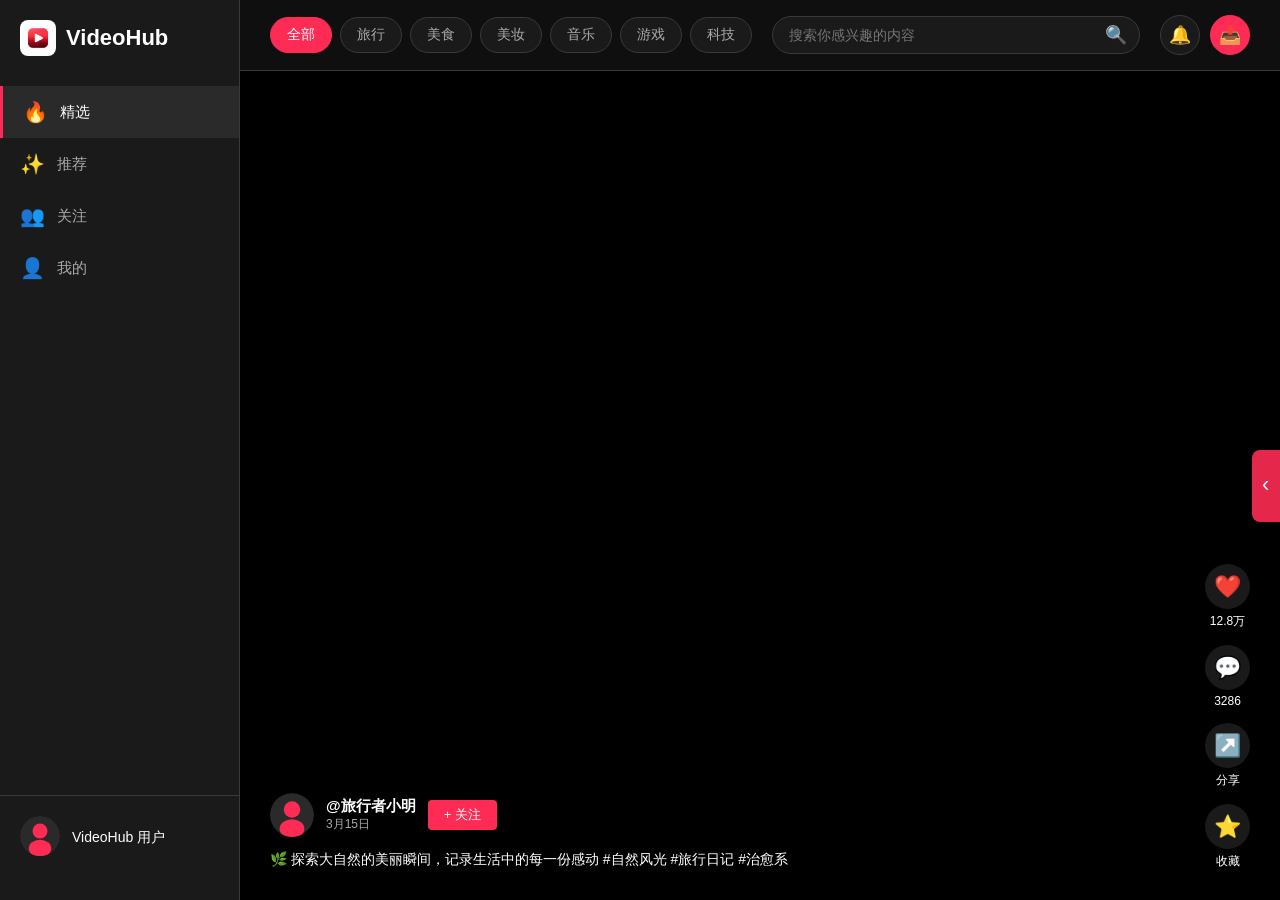
<file: index.html>
<!DOCTYPE html>
<html lang="zh-CN">
<head>
    <meta charset="UTF-8">
    <meta name="viewport" content="width=device-width, initial-scale=1.0">
    <title>VideoHub - 短视频平台</title>
    <link rel="stylesheet" href="css/style.css">
    <link rel="icon" href="assets/logo.jpg" type="image/svg+xml">
</head>
<body>
    <!-- 手机端：三杆菜单按钮 + 侧边栏遮罩 -->
    <button class="menu-toggle" id="menuToggle" aria-label="菜单">☰</button>
    <div class="sidebar-overlay" id="sidebarOverlay"></div>

    <!-- 左侧导航栏 -->
    <aside class="sidebar" id="sidebar">
        <div class="logo">
            <img src="assets/logo.jpg" alt="VideoHub Logo" style="border-radius: 8px; height: 36px;">
            <span>VideoHub</span>
        </div>

        <nav class="nav-menu">
            <a href="index.html" class="nav-item active" data-page="home">
                <span class="icon">🔥</span>
                <span>精选</span>
            </a>
            <a href="index.html" class="nav-item" data-page="recommend">
                <span class="icon">✨</span>
                <span>推荐</span>
            </a>
            <a href="following.html" class="nav-item" data-page="following">
                <span class="icon">👥</span>
                <span>关注</span>
            </a>
            <a href="profile.html" class="nav-item" data-page="profile">
                <span class="icon">👤</span>
                <span>我的</span>
            </a>
        </nav>

        <div class="user-section">
            <div class="user-avatar">
                <img src="assets/avatar.svg" alt="User">
            </div>
            <span class="username">登录</span>
        </div>
    </aside>

    <!-- 主内容区 -->
    <main class="main-content">
        <!-- 顶部搜索栏 -->
        <header class="top-header">
            <div class="category-tabs">
                <button class="tab-btn active" data-category="all">全部</button>
                <button class="tab-btn" data-category="travel">旅行</button>
                <button class="tab-btn" data-category="food">美食</button>
                <button class="tab-btn" data-category="beauty">美妆</button>
                <button class="tab-btn" data-category="music">音乐</button>
                <button class="tab-btn" data-category="game">游戏</button>
                <button class="tab-btn" data-category="tech">科技</button>
            </div>

            <div class="search-box">
                <input type="text" placeholder="搜索你感兴趣的内容" id="searchInput">
                <button class="search-btn">🔍</button>
            </div>

            <div class="header-actions">
                <button class="action-btn" title="通知">🔔</button>
                <button class="action-btn upload-btn" title="上传">📤</button>
            </div>
        </header>

        <!-- 视频内容区 -->
        <div class="video-container">
            <!-- 主播放视频 -->
            <div class="main-video-player">
                <video id="mainVideo" class="video-element" autoplay loop muted playsinline>
                    <source src="assets/videos/nature.mp4" type="video/mp4">
                </video>

                <!-- 视频中央暂停指示器（抖音风，半透明）-->
                <div class="center-play-indicator" id="centerPlayIndicator">▶</div>

                <!-- 手机端右上音量浮层 -->
                <div class="mobile-volume-bar" id="mobileVolumeBar">
                    <button class="control-btn mobile-volume-btn" id="mobileVolumeBtn">🔇</button>
                    <input type="range" class="volume-slider mobile-volume-slider" id="mobileVolumeSlider" min="0" max="100" value="100" aria-label="音量">
                </div>

                <!-- 视频信息覆盖层 -->
                <div class="video-overlay">
                    <div class="video-info">
                        <div class="author-info">
                            <img src="assets/avatar.svg" alt="Author" class="author-avatar">
                            <div class="author-details">
                                <span class="author-name">@旅行者小明</span>
                                <span class="publish-date">3月15日</span>
                            </div>
                            <button class="follow-btn">+ 关注</button>
                        </div>
                        <div class="video-description">
                            <p>🌿 探索大自然的美丽瞬间，记录生活中的每一份感动 #自然风光 #旅行日记 #治愈系</p>
                        </div>
                    </div>

                    <!-- 互动按钮 -->
                    <div class="interaction-panel">
                        <button class="interaction-btn like-btn" data-video-id="1">
                            <span class="icon">❤️</span>
                            <span class="count">12.8万</span>
                        </button>
                        <button class="interaction-btn comment-btn" data-video-id="1">
                            <span class="icon">💬</span>
                            <span class="count">3286</span>
                        </button>
                        <button class="interaction-btn share-btn" data-video-id="1">
                            <span class="icon">↗️</span>
                            <span class="count">分享</span>
                        </button>
                        <button class="interaction-btn collect-btn" data-video-id="1">
                            <span class="icon">⭐</span>
                            <span class="count">收藏</span>
                        </button>
                    </div>
                </div>

                <!-- 播放控制 -->
                <div class="video-controls">
                    <div class="progress-bar">
                        <div class="progress-fill"></div>
                    </div>
                    <div class="control-buttons">
                        <button class="control-btn play-pause">⏸️</button>
                        <div class="volume-group">
                            <button class="control-btn volume">🔇</button>
                            <input type="range" class="volume-slider" id="volumeSlider" min="0" max="100" value="100" aria-label="音量">
                        </div>
                        <span class="time-display">01:25 / 03:00</span>
                        <button class="control-btn fullscreen">⛶</button>
                    </div>
                </div>

                <!-- 推荐视频 展开/收起 按钮 -->
                <button class="toggle-video-list" id="toggleVideoList" aria-label="推荐视频" title="推荐视频">
                    <span class="toggle-icon">›</span>
                    <span class="toggle-tooltip">推荐视频</span>
                </button>
            </div>

            <!-- 右侧视频列表 -->
            <div class="video-list">
                <h3 class="list-title">推荐视频</h3>
                <div class="video-grid" id="videoGrid">
                    <!-- 视频卡片将由JS动态生成 -->
                </div>
            </div>
        </div>
    </main>

    <!-- 评论弹窗 -->
    <div class="modal" id="commentModal">
        <div class="modal-content comment-modal">
            <div class="modal-header">
                <h3>评论 (3286)</h3>
                <button class="close-modal">&times;</button>
            </div>
            <div class="comments-list" id="commentsList">
                <!-- 评论将由JS动态生成 -->
            </div>
            <div class="comment-input-section">
                <textarea placeholder="写下你的评论..." id="commentInput"></textarea>
                <button class="send-comment-btn" id="sendCommentBtn">发送</button>
            </div>
        </div>
    </div>

    <!-- 分享弹窗 -->
    <div class="modal" id="shareModal">
        <div class="modal-content share-modal">
            <div class="modal-header">
                <h3>分享视频</h3>
                <button class="close-modal">&times;</button>
            </div>
            <div class="share-options">
                <button class="share-option">📱 微信</button>
                <button class="share-option">🐦 微博</button>
                <button class="share-option">📋 QQ</button>
                <button class="share-option">🔗 复制链接</button>
            </div>
        </div>
    </div>

    <!-- 上传弹窗 -->
    <div class="modal" id="uploadModal">
        <div class="modal-content upload-modal">
            <div class="modal-header">
                <h3>上传视频</h3>
                <button class="close-modal">&times;</button>
            </div>
            <div class="upload-area" id="uploadArea">
                <div class="upload-icon">📹</div>
                <p>点击或拖拽视频到此处上传</p>
                <small>支持 MP4, MOV 格式，最大 500MB</small>
            </div>
            <div class="upload-form">
                <input type="text" placeholder="视频标题" id="videoTitle">
                <textarea placeholder="视频描述" id="videoDesc" rows="3"></textarea>
                <button class="upload-submit-btn">发布视频</button>
            </div>
        </div>
    </div>

    <script src="js/storage.js"></script>
    <script src="js/app.js"></script>
</body>
</html>
</file>
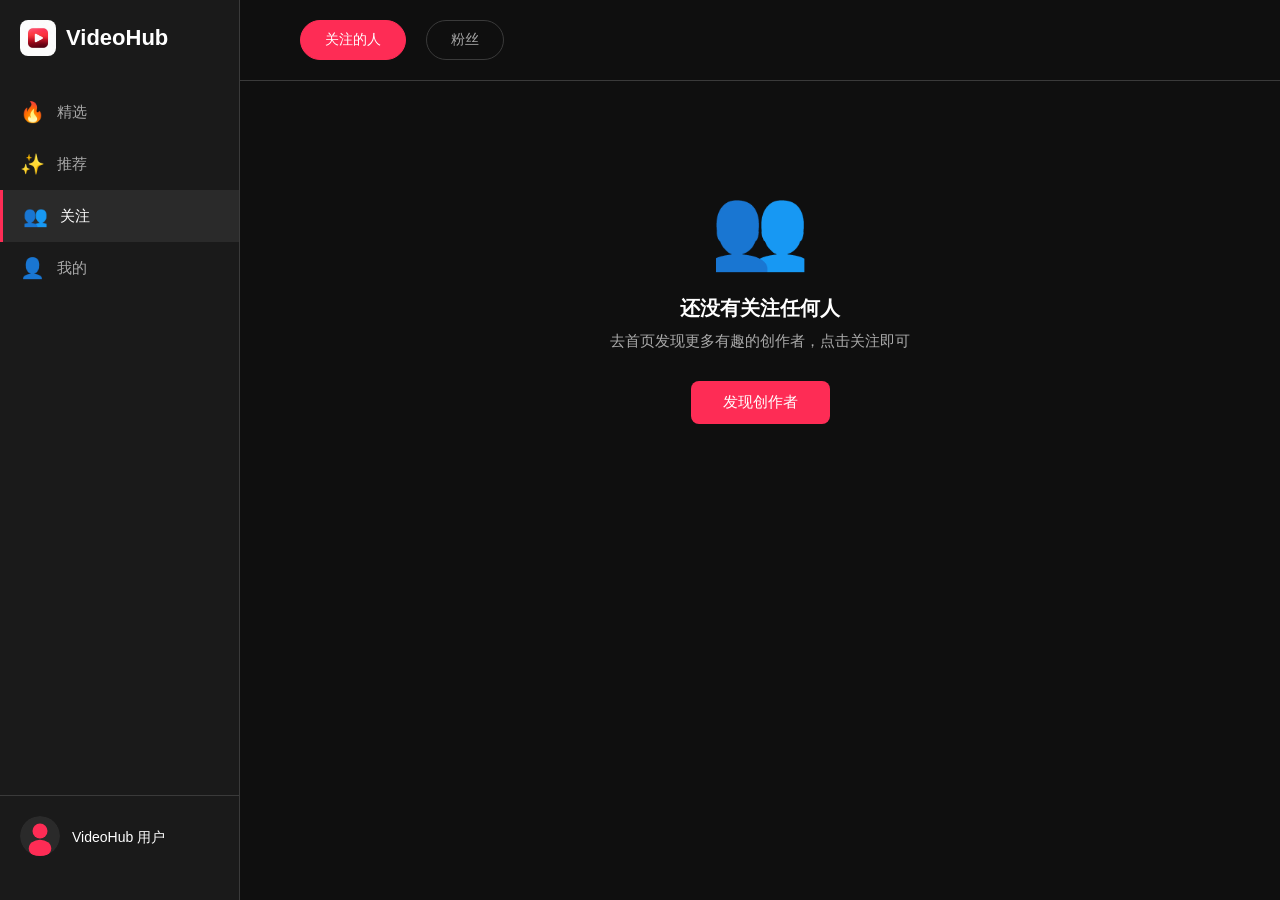
<file: following.html>
<!DOCTYPE html>
<html lang="zh-CN">
<head>
    <meta charset="UTF-8">
    <meta name="viewport" content="width=device-width, initial-scale=1.0">
    <title>关注 - VideoHub</title>
    <link rel="stylesheet" href="css/style.css">
    <link rel="stylesheet" href="css/following.css">
    <link rel="icon" href="assets/logo.jpg" type="image/svg+xml">
</head>
<body>
    <!-- 手机端：三杆菜单按钮 + 侧边栏遮罩 -->
    <button class="menu-toggle" id="menuToggle" aria-label="菜单">☰</button>
    <div class="sidebar-overlay" id="sidebarOverlay"></div>

    <!-- 左侧导航栏 -->
    <aside class="sidebar" id="sidebar">
        <div class="logo">
            <img src="assets/logo.jpg" alt="VideoHub Logo" style="border-radius: 8px; height: 36px;">
            <span>VideoHub</span>
        </div>

        <nav class="nav-menu">
            <a href="index.html" class="nav-item" data-page="home">
                <span class="icon">🔥</span>
                <span>精选</span>
            </a>
            <a href="index.html" class="nav-item" data-page="recommend">
                <span class="icon">✨</span>
                <span>推荐</span>
            </a>
            <a href="#" class="nav-item active" data-page="following">
                <span class="icon">👥</span>
                <span>关注</span>
            </a>
            <a href="profile.html" class="nav-item" data-page="profile">
                <span class="icon">👤</span>
                <span>我的</span>
            </a>
        </nav>

        <div class="user-section">
            <div class="user-avatar">
                <img src="assets/avatar.svg" alt="User">
            </div>
            <span class="username">登录</span>
        </div>
    </aside>

    <!-- 主内容区 -->
    <main class="main-content">
        <!-- 顶部标签 -->
        <header class="following-header">
            <div class="tabs-container">
                <button class="tab-btn active" data-tab="following">关注的人</button>
                <button class="tab-btn" data-tab="followers">粉丝</button>
            </div>
        </header>

        <!-- 用户列表 -->
        <div class="user-list" id="userList">
            <!-- 用户将由JS动态生成 -->
        </div>
    </main>

    <script src="js/storage.js"></script>
    <script src="js/following.js"></script>
</body>
</html>
</file>
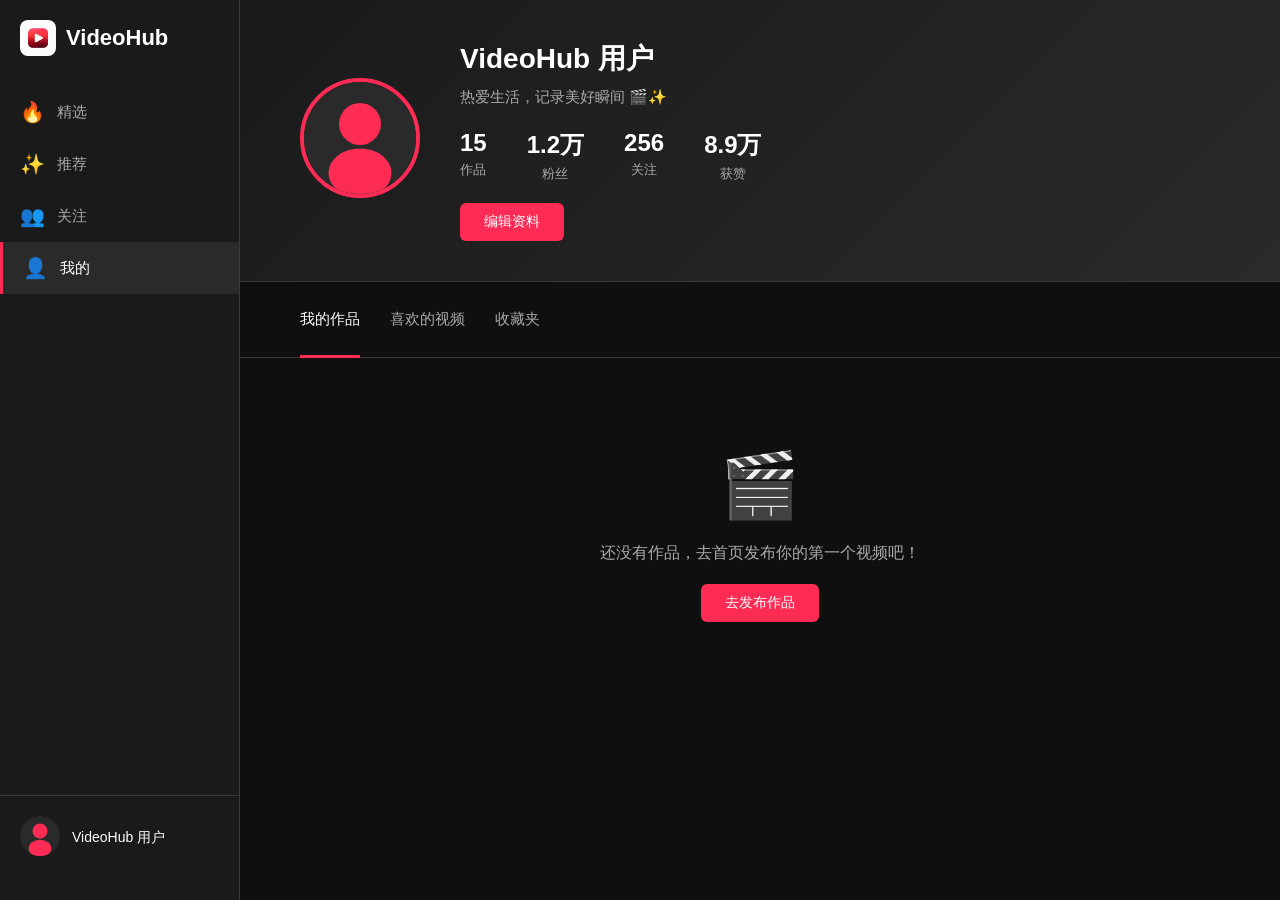
<file: profile.html>
<!DOCTYPE html>
<html lang="zh-CN">
<head>
    <meta charset="UTF-8">
    <meta name="viewport" content="width=device-width, initial-scale=1.0">
    <title>个人中心 - VideoHub</title>
    <link rel="stylesheet" href="css/style.css">
    <link rel="stylesheet" href="css/profile.css">
    <link rel="icon" href="assets/logo.jpg" type="image/svg+xml">
</head>
<body>
    <!-- 手机端：三杆菜单按钮 + 侧边栏遮罩 -->
    <button class="menu-toggle" id="menuToggle" aria-label="菜单">☰</button>
    <div class="sidebar-overlay" id="sidebarOverlay"></div>

    <!-- 左侧导航栏 -->
    <aside class="sidebar" id="sidebar">
        <div class="logo">
            <img src="assets/logo.jpg" alt="VideoHub Logo" style="border-radius: 8px; height: 36px;">
            <span>VideoHub</span>
        </div>

        <nav class="nav-menu">
            <a href="index.html" class="nav-item" data-page="home">
                <span class="icon">🔥</span>
                <span>精选</span>
            </a>
            <a href="index.html" class="nav-item" data-page="recommend">
                <span class="icon">✨</span>
                <span>推荐</span>
            </a>
            <a href="following.html" class="nav-item" data-page="following">
                <span class="icon">👥</span>
                <span>关注</span>
            </a>
            <a href="#" class="nav-item active" data-page="profile">
                <span class="icon">👤</span>
                <span>我的</span>
            </a>
        </nav>

        <div class="user-section">
            <div class="user-avatar">
                <img src="assets/avatar.svg" alt="User">
            </div>
            <span class="username">VideoHub 用户</span>
        </div>
    </aside>

    <!-- 主内容区 -->
    <main class="main-content">
        <!-- 个人资料头部 -->
        <div class="profile-header">
            <div class="profile-avatar-large">
                <img src="assets/avatar.svg" alt="Profile">
            </div>
            <div class="profile-info">
                <h1 class="profile-name">VideoHub 用户</h1>
                <p class="profile-bio">热爱生活，记录美好瞬间 🎬✨</p>
                <div class="profile-stats">
                    <div class="stat-item">
                        <span class="stat-number">15</span>
                        <span class="stat-label">作品</span>
                    </div>
                    <div class="stat-item">
                        <span class="stat-number">1.2万</span>
                        <span class="stat-label">粉丝</span>
                    </div>
                    <div class="stat-item">
                        <span class="stat-number">256</span>
                        <span class="stat-label">关注</span>
                    </div>
                    <div class="stat-item">
                        <span class="stat-number">8.9万</span>
                        <span class="stat-label">获赞</span>
                    </div>
                </div>
                <button class="edit-profile-btn">编辑资料</button>
            </div>
        </div>

        <!-- 作品分类标签 -->
        <div class="works-tabs">
            <button class="works-tab active" data-tab="videos">我的作品</button>
            <button class="works-tab" data-tab="likes">喜欢的视频</button>
            <button class="works-tab" data-tab="collects">收藏夹</button>
        </div>

        <!-- 作品网格 -->
        <div class="works-grid" id="worksGrid">
            <!-- 作品将由JS动态生成 -->
        </div>
    </main>

    <!-- 编辑资料弹窗 -->
    <div class="modal" id="editProfileModal">
        <div class="modal-content upload-modal">
            <div class="modal-header">
                <h3>编辑资料</h3>
                <button class="close-modal">&times;</button>
            </div>
            <div class="upload-form">
                <input type="text" placeholder="昵称" id="editNickname" value="VideoHub 用户">
                <textarea placeholder="个人简介" rows="3" id="editBio">热爱生活，记录美好瞬间 🎬✨</textarea>
                <input type="text" placeholder="性别">
                <input type="text" placeholder="生日">
                <button class="upload-submit-btn">保存修改</button>
            </div>
        </div>
    </div>

    <script src="js/storage.js"></script>
    <script src="js/profile.js"></script>
</body>
</html>
</file>
<file: css/style.css>
* {
    margin: 0;
    padding: 0;
    box-sizing: border-box;
}

:root {
    --bg-primary: #0f0f0f;
    --bg-secondary: #1a1a1a;
    --bg-tertiary: #2a2a2a;
    --text-primary: #ffffff;
    --text-secondary: #aaaaaa;
    --accent-color: #fe2c55;
    --accent-hover: #ff4d6d;
    --border-color: #3a3a3a;
}

body {
    font-family: -apple-system, BlinkMacSystemFont, 'Segoe UI', Roboto, sans-serif;
    background-color: var(--bg-primary);
    color: var(--text-primary);
    display: flex;
    min-height: 100vh;
    overflow: hidden;
}

/* 侧边栏 */
.sidebar {
    width: 240px;
    background-color: var(--bg-secondary);
    padding: 20px 0;
    display: flex;
    flex-direction: column;
    border-right: 1px solid var(--border-color);
    position: fixed;
    height: 100vh;
    left: 0;
    top: 0;
}

.logo {
    display: flex;
    align-items: center;
    gap: 10px;
    padding: 0 20px 30px;
    font-size: 22px;
    font-weight: 700;
    color: var(--text-primary);
}

.logo img {
    width: 36px;
    height: 36px;
    border-radius: 8px;
}

.nav-menu {
    flex: 1;
}

.nav-item {
    display: flex;
    align-items: center;
    gap: 12px;
    padding: 14px 20px;
    color: var(--text-secondary);
    text-decoration: none;
    transition: all 0.2s;
    font-size: 15px;
}

.nav-item:hover {
    background-color: var(--bg-tertiary);
    color: var(--text-primary);
}

.nav-item.active {
    background-color: var(--bg-tertiary);
    color: var(--text-primary);
    border-left: 3px solid var(--accent-color);
}

.nav-item .icon {
    font-size: 20px;
}

.user-section {
    display: flex;
    align-items: center;
    gap: 12px;
    padding: 20px;
    border-top: 1px solid var(--border-color);
    cursor: pointer;
}

.user-avatar img {
    width: 40px;
    height: 40px;
    border-radius: 50%;
    object-fit: cover;
}

.username {
    font-size: 14px;
    font-weight: 500;
}

/* 主内容区 */
.main-content {
    flex: 1;
    margin-left: 240px;
    display: flex;
    flex-direction: column;
    height: 100vh;
}

/* 顶部导航 */
.top-header {
    display: flex;
    align-items: center;
    justify-content: space-between;
    padding: 15px 30px;
    background-color: var(--bg-primary);
    border-bottom: 1px solid var(--border-color);
    gap: 20px;
}

.category-tabs {
    display: flex;
    gap: 8px;
    flex-wrap: wrap;
}

.tab-btn {
    padding: 8px 16px;
    background-color: var(--bg-secondary);
    border: 1px solid var(--border-color);
    color: var(--text-secondary);
    border-radius: 20px;
    cursor: pointer;
    font-size: 14px;
    transition: all 0.2s;
}

.tab-btn:hover {
    background-color: var(--bg-tertiary);
    color: var(--text-primary);
}

.tab-btn.active {
    background-color: var(--accent-color);
    color: white;
    border-color: var(--accent-color);
}

.search-box {
    display: flex;
    align-items: center;
    flex: 1;
    max-width: 400px;
    position: relative;
}

.search-box input {
    width: 100%;
    padding: 10px 45px 10px 16px;
    background-color: var(--bg-secondary);
    border: 1px solid var(--border-color);
    border-radius: 25px;
    color: var(--text-primary);
    font-size: 14px;
    outline: none;
    transition: border-color 0.2s;
}

.search-box input:focus {
    border-color: var(--accent-color);
}

.search-btn {
    position: absolute;
    right: 5px;
    background: none;
    border: none;
    color: var(--text-secondary);
    font-size: 18px;
    cursor: pointer;
    padding: 8px;
}

.header-actions {
    display: flex;
    gap: 10px;
}

.action-btn {
    width: 40px;
    height: 40px;
    border-radius: 50%;
    background-color: var(--bg-secondary);
    border: 1px solid var(--border-color);
    color: var(--text-primary);
    cursor: pointer;
    font-size: 18px;
    display: flex;
    align-items: center;
    justify-content: center;
    transition: all 0.2s;
}

.action-btn:hover {
    background-color: var(--bg-tertiary);
}

.upload-btn {
    background-color: var(--accent-color);
    border-color: var(--accent-color);
}

.upload-btn:hover {
    background-color: var(--accent-hover);
}

/* 视频容器 */
.video-container {
    display: flex;
    flex: 1;
    overflow: hidden;
}

/* 主视频播放器 */
.main-video-player {
    flex: 1;
    position: relative;
    background-color: #000;
    display: flex;
    align-items: center;
    justify-content: center;
    min-width: 0;
}

.video-element {
    max-width: 100%;
    max-height: 100%;
    object-fit: contain;
}

.video-overlay {
    position: absolute;
    bottom: 0;
    left: 0;
    right: 0;
    padding: 30px;
    background: linear-gradient(transparent, rgba(0, 0, 0, 0.8));
    display: flex;
    justify-content: space-between;
    align-items: flex-end;
    gap: 30px;
}

.video-info {
    flex: 1;
}

.author-info {
    display: flex;
    align-items: center;
    gap: 12px;
    margin-bottom: 12px;
}

.author-avatar {
    width: 44px;
    height: 44px;
    border-radius: 50%;
    object-fit: cover;
}

.author-details {
    display: flex;
    flex-direction: column;
}

.author-name {
    font-weight: 600;
    font-size: 15px;
}

.publish-date {
    font-size: 12px;
    color: var(--text-secondary);
}

.follow-btn {
    padding: 6px 16px;
    background-color: var(--accent-color);
    color: white;
    border: none;
    border-radius: 4px;
    cursor: pointer;
    font-size: 13px;
    font-weight: 500;
    transition: background-color 0.2s;
}

.follow-btn:hover {
    background-color: var(--accent-hover);
}

.follow-btn.following {
    background-color: var(--bg-tertiary);
    border: 1px solid var(--border-color);
}

.video-description p {
    font-size: 14px;
    line-height: 1.5;
    color: var(--text-primary);
}

/* 互动面板 */
.interaction-panel {
    display: flex;
    flex-direction: column;
    gap: 15px;
}

.interaction-btn {
    display: flex;
    flex-direction: column;
    align-items: center;
    gap: 4px;
    background: none;
    border: none;
    color: white;
    cursor: pointer;
    font-size: 14px;
    transition: transform 0.2s;
}

.interaction-btn:hover {
    transform: scale(1.1);
}

.interaction-btn .icon {
    width: 45px;
    height: 45px;
    background-color: rgba(255, 255, 255, 0.1);
    border-radius: 50%;
    display: flex;
    align-items: center;
    justify-content: center;
    font-size: 22px;
}

.interaction-btn.liked .icon {
    background-color: var(--accent-color);
}

.interaction-btn.collected .icon {
    background-color: #ffcc00;
    color: #000;
}

.interaction-btn .count {
    font-size: 12px;
    font-weight: 500;
}

/* 视频控制条 */
.video-controls {
    position: absolute;
    bottom: 0;
    left: 0;
    right: 0;
    padding: 15px;
    display: flex;
    flex-direction: column;
    gap: 10px;
    opacity: 0;
    transition: opacity 0.3s;
}

.main-video-player:hover .video-controls {
    opacity: 1;
}

.progress-bar {
    width: 100%;
    height: 4px;
    background-color: rgba(255, 255, 255, 0.3);
    border-radius: 2px;
    cursor: pointer;
}

.progress-fill {
    height: 100%;
    background-color: var(--accent-color);
    border-radius: 2px;
    width: 45%;
}

.control-buttons {
    display: flex;
    align-items: center;
    gap: 15px;
}

.control-btn {
    background: none;
    border: none;
    color: white;
    font-size: 20px;
    cursor: pointer;
    padding: 5px;
}

.time-display {
    font-size: 13px;
    color: rgba(255, 255, 255, 0.8);
}

/* 音量组：按钮 + 滑块 */
.volume-group {
    display: flex;
    align-items: center;
    gap: 6px;
}

.volume-slider {
    -webkit-appearance: none;
    appearance: none;
    width: 0;
    height: 4px;
    border-radius: 2px;
    /* 填充比例由 JS 动态设置 background 渐变；默认(0%)无红色填充 */
    background: rgba(255, 255, 255, 0.3);
    cursor: pointer;
    opacity: 0;
    transition: width 0.25s, opacity 0.25s;
}

/* 桌面端：hover 控制条时滑块展开 */
.video-controls:hover .volume-slider,
.volume-group:hover .volume-slider,
.volume-slider:focus {
    width: 80px;
    opacity: 1;
}

.volume-slider::-webkit-slider-thumb {
    -webkit-appearance: none;
    appearance: none;
    width: 12px;
    height: 12px;
    border-radius: 50%;
    background: var(--accent-color);
    cursor: pointer;
}

.volume-slider::-moz-range-thumb {
    width: 12px;
    height: 12px;
    border: none;
    border-radius: 50%;
    background: var(--accent-color);
    cursor: pointer;
}

/* Firefox 填充：用 ::-moz-range-progress */
.volume-slider::-moz-range-progress {
    background: var(--accent-color);
    height: 4px;
    border-radius: 2px;
}

/* 右侧视频列表 */
.video-list {
    width: 360px;
    background-color: var(--bg-secondary);
    padding: 20px;
    overflow-y: auto;
    border-left: 1px solid var(--border-color);
}

.list-title {
    font-size: 16px;
    font-weight: 600;
    margin-bottom: 15px;
}

/* 推荐视频 展开/收起 按钮 */
.toggle-video-list {
    position: absolute;
    right: 0;
    top: 50%;
    transform: translateY(-50%);
    z-index: 20;
    width: 28px;
    height: 72px;
    border: none;
    border-radius: 8px 0 0 8px;
    background-color: rgba(254, 44, 85, 0.9);
    color: #fff;
    font-size: 22px;
    line-height: 1;
    cursor: pointer;
    display: flex;
    align-items: center;
    justify-content: center;
    transition: background-color 0.2s, right 0.3s;
}

.toggle-video-list:hover {
    background-color: var(--accent-color);
}

.toggle-video-list .toggle-icon {
    transition: transform 0.3s;
    display: inline-block;
}

.toggle-tooltip {
    position: absolute;
    right: 36px;
    top: 50%;
    transform: translateY(-50%);
    background: rgba(0, 0, 0, 0.85);
    color: #fff;
    font-size: 12px;
    white-space: nowrap;
    padding: 6px 10px;
    border-radius: 6px;
    opacity: 0;
    pointer-events: none;
    transition: opacity 0.2s;
}

.toggle-video-list:hover .toggle-tooltip {
    opacity: 1;
}

/* 收起状态：隐藏列表，按钮图标指向右侧 */
.video-container.list-collapsed .video-list {
    width: 0;
    padding: 0;
    border-left: none;
    overflow: hidden;
}

.video-container.list-collapsed .toggle-video-list .toggle-icon {
    transform: rotate(180deg);
}

.video-container.list-collapsed .toggle-video-list .toggle-tooltip::after {
    content: '（已展开）';
}

.video-grid {
    display: flex;
    flex-direction: column;
    gap: 15px;
}

.video-card {
    display: flex;
    gap: 12px;
    cursor: pointer;
    padding: 8px;
    border-radius: 8px;
    transition: background-color 0.2s;
}

.video-card:hover {
    background-color: var(--bg-tertiary);
}

.video-card.playing {
    background-color: var(--bg-tertiary);
    border: 1px solid var(--accent-color);
}

.video-thumbnail {
    width: 120px;
    height: 68px;
    border-radius: 6px;
    object-fit: cover;
    background-color: var(--bg-tertiary);
    position: relative;
    flex-shrink: 0;
}

.video-thumbnail .duration {
    position: absolute;
    bottom: 4px;
    right: 4px;
    background-color: rgba(0, 0, 0, 0.8);
    color: white;
    font-size: 11px;
    padding: 2px 6px;
    border-radius: 3px;
}

.video-card-info {
    flex: 1;
    display: flex;
    flex-direction: column;
    justify-content: space-between;
    min-width: 0;
}

.video-card-title {
    font-size: 13px;
    font-weight: 500;
    line-height: 1.4;
    display: -webkit-box;
    -webkit-line-clamp: 2;
    -webkit-box-orient: vertical;
    overflow: hidden;
}

.video-card-meta {
    display: flex;
    flex-direction: column;
    gap: 4px;
}

.video-card-author {
    font-size: 12px;
    color: var(--text-secondary);
}

.video-card-stats {
    font-size: 11px;
    color: var(--text-secondary);
    display: flex;
    align-items: center;
    gap: 6px;
}

/* 模态框 */
.modal {
    display: none;
    position: fixed;
    top: 0;
    left: 0;
    right: 0;
    bottom: 0;
    background-color: rgba(0, 0, 0, 0.7);
    z-index: 1000;
    align-items: center;
    justify-content: center;
}

.modal.show {
    display: flex;
}

.modal-content {
    background-color: var(--bg-secondary);
    border-radius: 12px;
    max-width: 500px;
    width: 90%;
    max-height: 80vh;
    overflow: hidden;
    border: 1px solid var(--border-color);
}

.modal-header {
    display: flex;
    justify-content: space-between;
    align-items: center;
    padding: 20px;
    border-bottom: 1px solid var(--border-color);
}

.modal-header h3 {
    font-size: 18px;
    font-weight: 600;
}

.close-modal {
    background: none;
    border: none;
    color: var(--text-secondary);
    font-size: 28px;
    cursor: pointer;
    line-height: 1;
}

.close-modal:hover {
    color: var(--text-primary);
}

/* 评论弹窗 */
.comment-modal .modal-content {
    max-width: 500px;
}

.comment-input-section {
    padding: 20px;
    border-top: 1px solid var(--border-color);
}

.comment-input-section textarea {
    width: 100%;
    padding: 12px;
    background-color: var(--bg-tertiary);
    border: 1px solid var(--border-color);
    border-radius: 8px;
    color: var(--text-primary);
    font-size: 14px;
    resize: none;
    height: 80px;
    outline: none;
    margin-bottom: 0;
    transition: margin-bottom 0.2s;
}

.comment-input-section textarea:focus {
    border-color: var(--accent-color);
}

/* 发送按钮：默认隐藏，评论框聚焦时显示 */
.send-comment-btn {
    display: none;
    padding: 8px 20px;
    background-color: var(--accent-color);
    color: white;
    border: none;
    border-radius: 6px;
    cursor: pointer;
    font-size: 14px;
    font-weight: 500;
    float: right;
    margin-top: 10px;
}

.comment-input-section textarea:focus + .send-comment-btn {
    display: block;
}

.comments-list {
    padding: 15px 20px;
    overflow-y: auto;
    max-height: 400px;
}

.comment-item {
    padding: 12px 0;
    border-bottom: 1px solid var(--border-color);
}

.comment-item:last-child {
    border-bottom: none;
}

.comment-header {
    display: flex;
    align-items: center;
    gap: 10px;
    margin-bottom: 8px;
}

.comment-avatar {
    width: 32px;
    height: 32px;
    border-radius: 50%;
    object-fit: cover;
}

.comment-author {
    font-size: 13px;
    font-weight: 500;
}

.comment-time {
    font-size: 11px;
    color: var(--text-secondary);
}

.comment-text {
    font-size: 14px;
    line-height: 1.5;
    margin-left: 42px;
}

.comment-actions {
    display: flex;
    gap: 15px;
    margin-left: 42px;
    margin-top: 8px;
}

.comment-action-btn {
    background: none;
    border: none;
    color: var(--text-secondary);
    font-size: 12px;
    cursor: pointer;
    display: flex;
    align-items: center;
    gap: 4px;
}

.comment-action-btn:hover {
    color: var(--text-primary);
}

/* 分享弹窗 */
.share-options {
    padding: 30px;
    display: grid;
    grid-template-columns: repeat(2, 1fr);
    gap: 15px;
}

.share-option {
    padding: 20px;
    background-color: var(--bg-tertiary);
    border: 1px solid var(--border-color);
    border-radius: 8px;
    color: var(--text-primary);
    cursor: pointer;
    font-size: 14px;
    transition: all 0.2s;
}

.share-option:hover {
    background-color: var(--accent-color);
    border-color: var(--accent-color);
}

/* 上传弹窗 */
.upload-modal .modal-content {
    max-width: 600px;
}

.upload-area {
    padding: 40px;
    text-align: center;
    border: 2px dashed var(--border-color);
    border-radius: 8px;
    margin: 20px;
    cursor: pointer;
    transition: all 0.2s;
}

.upload-area:hover {
    border-color: var(--accent-color);
    background-color: var(--bg-tertiary);
}

.upload-icon {
    font-size: 48px;
    margin-bottom: 15px;
}

.upload-area p {
    font-size: 16px;
    margin-bottom: 8px;
}

.upload-area small {
    color: var(--text-secondary);
}

.upload-form {
    padding: 20px;
    display: flex;
    flex-direction: column;
    gap: 15px;
}

.upload-form input,
.upload-form textarea {
    padding: 12px;
    background-color: var(--bg-tertiary);
    border: 1px solid var(--border-color);
    border-radius: 8px;
    color: var(--text-primary);
    font-size: 14px;
    outline: none;
}

.upload-form input:focus,
.upload-form textarea:focus {
    border-color: var(--accent-color);
}

.upload-submit-btn {
    padding: 12px;
    background-color: var(--accent-color);
    color: white;
    border: none;
    border-radius: 8px;
    cursor: pointer;
    font-size: 15px;
    font-weight: 500;
    transition: background-color 0.2s;
}

.upload-submit-btn:hover {
    background-color: var(--accent-hover);
}

/* 滚动条样式 */
::-webkit-scrollbar {
    width: 8px;
}

::-webkit-scrollbar-track {
    background: var(--bg-primary);
}

::-webkit-scrollbar-thumb {
    background: var(--border-color);
    border-radius: 4px;
}

::-webkit-scrollbar-thumb:hover {
    background: #555;
}

/* 响应式设计 */
@media (max-width: 1024px) {
    .sidebar {
        width: 70px;
    }

    .sidebar .logo span,
    .nav-item span:not(.icon),
    .username {
        display: none;
    }

    .main-content {
        margin-left: 70px;
    }

    .video-list {
        width: 280px;
    }
}

/* 手机端三杆菜单按钮 + 抽屉遮罩：桌面端隐藏 */
.menu-toggle,
.sidebar-overlay {
    display: none;
}

/* 视频中央暂停指示器：桌面端不用，默认隐藏 */
.center-play-indicator {
    display: none;
}

/* 手机端右上音量浮层：桌面端隐藏 */
.mobile-volume-bar {
    display: none;
}

@media (max-width: 768px) {
    .video-list {
        display: none;
    }

    /* 手机端隐藏推荐视频展开按钮（窄屏不展示推荐列表）*/
    .toggle-video-list {
        display: none;
    }

    .category-tabs {
        display: none;
    }

    /* ===== 侧边栏抽屉化 ===== */
    .menu-toggle {
        display: flex;
        position: fixed;
        top: 14px;
        left: 14px;
        z-index: 60;
        width: 42px;
        height: 42px;
        border: none;
        border-radius: 50%;
        background: rgba(0, 0, 0, 0.45);
        color: #fff;
        font-size: 22px;
        align-items: center;
        justify-content: center;
        cursor: pointer;
        backdrop-filter: blur(6px);
    }

    .sidebar {
        transform: translateX(-100%);
        transition: transform 0.3s ease;
        z-index: 70;
        box-shadow: 4px 0 24px rgba(0, 0, 0, 0.5);
    }

    .sidebar.open {
        transform: translateX(0);
    }

    .sidebar-overlay {
        display: block;
        position: fixed;
        inset: 0;
        background: rgba(0, 0, 0, 0.5);
        z-index: 65;
        opacity: 0;
        pointer-events: none;
        transition: opacity 0.3s;
    }

    .sidebar-overlay.show {
        opacity: 1;
        pointer-events: auto;
    }

    /* 主内容区去左边距，让视频占满 */
    .main-content {
        margin-left: 0;
    }

    /* ===== 顶栏透明浮层 ===== */
    .top-header {
        position: absolute;
        top: 0;
        left: 0;
        right: 0;
        z-index: 40;
        background: transparent;
        border-bottom: none;
        padding: 12px 14px 12px 64px;   /* 左侧留出三杆按钮空间 */
        background: linear-gradient(to bottom, rgba(0,0,0,0.5), transparent);
    }

    .video-overlay {
        flex-direction: column;
        align-items: flex-start;
        /* 整体上移，避开底部控制条，防止作者描述被遮挡 */
        bottom: 70px;
        padding-bottom: 12px;
    }

    /* 互动按钮改为抖音式：竖排贴在视频右侧 */
    .interaction-panel {
        position: absolute;
        right: 12px;
        bottom: 90px;       /* 避开底部控制条 */
        flex-direction: column;
        width: auto;
        gap: 18px;
        z-index: 25;
    }

    /* 视频信息给右侧留出按钮空间，避免文字与按钮重叠 */
    .video-info {
        padding-right: 64px;
    }

    /* 作者信息行不换行，关注按钮保持单行显示 */
    .author-info {
        flex-wrap: nowrap;
        gap: 8px;
    }

    .author-details {
        min-width: 0;
    }

    .author-name {
        white-space: nowrap;
        overflow: hidden;
        text-overflow: ellipsis;
    }

    .follow-btn {
        flex-shrink: 0;       /* 不被压缩，避免文字换行 */
        white-space: nowrap;
        padding: 5px 12px;
        font-size: 12px;
    }

    /* ===== 视频中央暂停指示器（抖音风）===== */
    .center-play-indicator {
        display: flex;
        position: absolute;
        top: 50%;
        left: 50%;
        transform: translate(-50%, -50%);
        z-index: 30;
        width: 80px;
        height: 80px;
        border-radius: 50%;
        background: rgba(0, 0, 0, 0.45);
        color: #fff;
        font-size: 40px;
        align-items: center;
        justify-content: center;
        opacity: 0;
        pointer-events: none;
        transition: opacity 0.25s;
        backdrop-filter: blur(4px);
    }

    .center-play-indicator.show {
        opacity: 1;
    }

    /* ===== 手机端右上音量浮层 ===== */
    .mobile-volume-bar {
        display: flex;
        position: absolute;
        top: 64px;            /* 避开顶部透明顶栏 */
        right: 14px;
        z-index: 35;
        align-items: center;
        gap: 8px;
        padding: 6px 10px;
        border-radius: 20px;
        background: rgba(0, 0, 0, 0.45);
        backdrop-filter: blur(6px);
    }

    .mobile-volume-bar .volume-slider {
        width: 90px;
        opacity: 1;
    }

    /* 手机端隐藏底部控制条里的音量组（改用右上浮层）*/
    .video-controls .volume-group {
        display: none;
    }

    /* 手机端：底部控制条常显 */
    .video-controls {
        opacity: 1;
    }

    /* 触摸友好：控制按钮加大点击区 */
    .control-btn {
        font-size: 22px;
        padding: 10px;
    }
}
</file>
<file: css/following.css>
/* 关注页面样式 */

.main-content {
    padding: 0;
    overflow-y: auto;
}

.following-header {
    padding: 20px 60px;
    border-bottom: 1px solid var(--border-color);
    background-color: var(--bg-primary);
    position: sticky;
    top: 0;
    z-index: 10;
}

.tabs-container {
    display: flex;
    gap: 20px;
}

.tab-btn {
    padding: 10px 24px;
    background: none;
    border: 1px solid var(--border-color);
    color: var(--text-secondary);
    border-radius: 25px;
    cursor: pointer;
    font-size: 14px;
    font-weight: 500;
    transition: all 0.2s;
}

.tab-btn:hover {
    background-color: var(--bg-tertiary);
    color: var(--text-primary);
}

.tab-btn.active {
    background-color: var(--accent-color);
    color: white;
    border-color: var(--accent-color);
}

/* 用户列表 */
.user-list {
    padding: 20px 60px;
    display: flex;
    flex-direction: column;
    gap: 15px;
}

.user-item {
    display: flex;
    align-items: center;
    gap: 15px;
    padding: 20px;
    background-color: var(--bg-secondary);
    border-radius: 12px;
    border: 1px solid var(--border-color);
    transition: all 0.2s;
    cursor: pointer;
}

.user-item:hover {
    background-color: var(--bg-tertiary);
    transform: translateX(5px);
}

.user-item-avatar {
    flex-shrink: 0;
}

.user-item-avatar img {
    width: 60px;
    height: 60px;
    border-radius: 50%;
    object-fit: cover;
}

.user-item-info {
    flex: 1;
}

.user-item-name {
    font-size: 16px;
    font-weight: 600;
    margin-bottom: 5px;
}

.user-item-bio {
    font-size: 13px;
    color: var(--text-secondary);
    margin-bottom: 8px;
}

.user-item-stats {
    display: flex;
    gap: 20px;
    font-size: 12px;
    color: var(--text-secondary);
}

.user-item-stat {
    display: flex;
    align-items: center;
    gap: 4px;
}

.follow-status-btn {
    padding: 8px 20px;
    background-color: var(--bg-tertiary);
    border: 1px solid var(--border-color);
    color: var(--text-primary);
    border-radius: 6px;
    cursor: pointer;
    font-size: 13px;
    font-weight: 500;
    transition: all 0.2s;
}

.follow-status-btn.following {
    background-color: var(--bg-tertiary);
}

.follow-status-btn:not(.following) {
    background-color: var(--accent-color);
    border-color: var(--accent-color);
    color: white;
}

.follow-status-btn:hover {
    opacity: 0.9;
}

/* 空状态 */
.empty-state {
    text-align: center;
    padding: 80px 20px;
}

.empty-icon {
    font-size: 80px;
    margin-bottom: 20px;
}

.empty-title {
    font-size: 20px;
    font-weight: 600;
    margin-bottom: 10px;
}

.empty-text {
    font-size: 15px;
    color: var(--text-secondary);
    margin-bottom: 30px;
}

.empty-btn {
    padding: 12px 32px;
    background-color: var(--accent-color);
    color: white;
    border: none;
    border-radius: 8px;
    cursor: pointer;
    font-size: 15px;
    font-weight: 500;
}

/* 响应式设计 */
@media (max-width: 1024px) {
    .following-header {
        padding: 15px 40px;
    }

    .user-list {
        padding: 20px 40px;
    }
}

@media (max-width: 768px) {
    .following-header {
        /* 左侧留出三杆按钮空间，避免与菜单图标重叠 */
        padding: 15px 20px 15px 64px;
    }

    .user-list {
        padding: 15px 20px;
    }

    .user-item {
        padding: 15px;
        flex-wrap: wrap;
    }

    .user-item-stats {
        width: 100%;
        margin-top: 10px;
    }
}
</file>
<file: css/profile.css>
/* 个人中心样式 */

.main-content {
    padding: 0;
    overflow-y: auto;
}

/* 个人资料头部 */
.profile-header {
    display: flex;
    align-items: center;
    gap: 40px;
    padding: 40px 60px;
    background: linear-gradient(135deg, var(--bg-secondary) 0%, var(--bg-tertiary) 100%);
    border-bottom: 1px solid var(--border-color);
}

.profile-avatar-large {
    flex-shrink: 0;
}

.profile-avatar-large img {
    width: 120px;
    height: 120px;
    border-radius: 50%;
    object-fit: cover;
    border: 4px solid var(--accent-color);
}

.profile-info {
    flex: 1;
}

.profile-name {
    font-size: 28px;
    font-weight: 700;
    margin-bottom: 8px;
}

.profile-bio {
    font-size: 15px;
    color: var(--text-secondary);
    margin-bottom: 20px;
    line-height: 1.5;
}

.profile-stats {
    display: flex;
    gap: 40px;
    margin-bottom: 20px;
}

.stat-item {
    display: flex;
    flex-direction: column;
    align-items: center;
    gap: 4px;
}

.stat-number {
    font-size: 24px;
    font-weight: 700;
    color: var(--text-primary);
}

.stat-label {
    font-size: 13px;
    color: var(--text-secondary);
}

.edit-profile-btn {
    padding: 10px 24px;
    background-color: var(--accent-color);
    color: white;
    border: none;
    border-radius: 6px;
    cursor: pointer;
    font-size: 14px;
    font-weight: 500;
    transition: background-color 0.2s;
}

.edit-profile-btn:hover {
    background-color: var(--accent-hover);
}

/* 作品分类标签 */
.works-tabs {
    display: flex;
    gap: 30px;
    padding: 20px 60px;
    border-bottom: 1px solid var(--border-color);
    background-color: var(--bg-primary);
    position: sticky;
    top: 0;
    z-index: 10;
}

.works-tab {
    background: none;
    border: none;
    color: var(--text-secondary);
    font-size: 15px;
    font-weight: 500;
    cursor: pointer;
    padding: 8px 0;
    position: relative;
    transition: color 0.2s;
}

.works-tab:hover {
    color: var(--text-primary);
}

.works-tab.active {
    color: var(--text-primary);
}

.works-tab.active::after {
    content: '';
    position: absolute;
    bottom: -21px;
    left: 0;
    right: 0;
    height: 3px;
    background-color: var(--accent-color);
}

/* 作品网格 */
.works-grid {
    display: grid;
    grid-template-columns: repeat(auto-fill, minmax(220px, 1fr));
    gap: 20px;
    padding: 30px 60px 60px;
}

.work-card {
    position: relative;
    border-radius: 10px;
    overflow: hidden;
    cursor: pointer;
    aspect-ratio: 9 / 16;
    background-color: var(--bg-tertiary);
    transition: transform 0.3s, box-shadow 0.3s;
}

.work-card:hover {
    transform: translateY(-5px);
    box-shadow: 0 10px 30px rgba(0, 0, 0, 0.3);
}

.work-card-thumbnail {
    width: 100%;
    height: 100%;
    object-fit: cover;
}

.work-card-overlay {
    position: absolute;
    bottom: 0;
    left: 0;
    right: 0;
    padding: 15px;
    background: linear-gradient(transparent, rgba(0, 0, 0, 0.8));
    opacity: 0;
    transition: opacity 0.3s;
}

.work-card:hover .work-card-overlay {
    opacity: 1;
}

.work-card-title {
    font-size: 13px;
    font-weight: 500;
    line-height: 1.4;
    margin-bottom: 8px;
    display: -webkit-box;
    -webkit-line-clamp: 2;
    -webkit-box-orient: vertical;
    overflow: hidden;
}

.work-card-stats {
    display: flex;
    gap: 15px;
    font-size: 12px;
    color: rgba(255, 255, 255, 0.8);
}

.work-card-stat {
    display: flex;
    align-items: center;
    gap: 4px;
}

.work-card-duration {
    position: absolute;
    top: 10px;
    right: 10px;
    background-color: rgba(0, 0, 0, 0.7);
    color: white;
    font-size: 11px;
    padding: 3px 8px;
    border-radius: 4px;
}

/* 空状态 */
.empty-state {
    grid-column: 1 / -1;
    text-align: center;
    padding: 60px 20px;
}

.empty-icon {
    font-size: 64px;
    margin-bottom: 20px;
}

.empty-text {
    font-size: 16px;
    color: var(--text-secondary);
    margin-bottom: 20px;
}

.empty-btn {
    padding: 10px 24px;
    background-color: var(--accent-color);
    color: white;
    border: none;
    border-radius: 6px;
    cursor: pointer;
    font-size: 14px;
    font-weight: 500;
}

/* 响应式设计 */
@media (max-width: 1024px) {
    .profile-header {
        padding: 30px 40px;
        gap: 30px;
    }

    .profile-avatar-large img {
        width: 100px;
        height: 100px;
    }

    .profile-stats {
        gap: 25px;
    }

    .works-tabs {
        padding: 15px 40px;
    }

    .works-grid {
        padding: 20px 40px 40px;
        grid-template-columns: repeat(auto-fill, minmax(180px, 1fr));
    }
}

@media (max-width: 768px) {
    .profile-header {
        flex-direction: column;
        text-align: center;
        padding: 30px 20px;
    }

    .profile-stats {
        justify-content: center;
    }

    .works-tabs {
        padding: 15px 20px;
        justify-content: center;
    }

    .works-grid {
        padding: 20px;
        grid-template-columns: repeat(2, 1fr);
        gap: 15px;
    }
}
</file>
